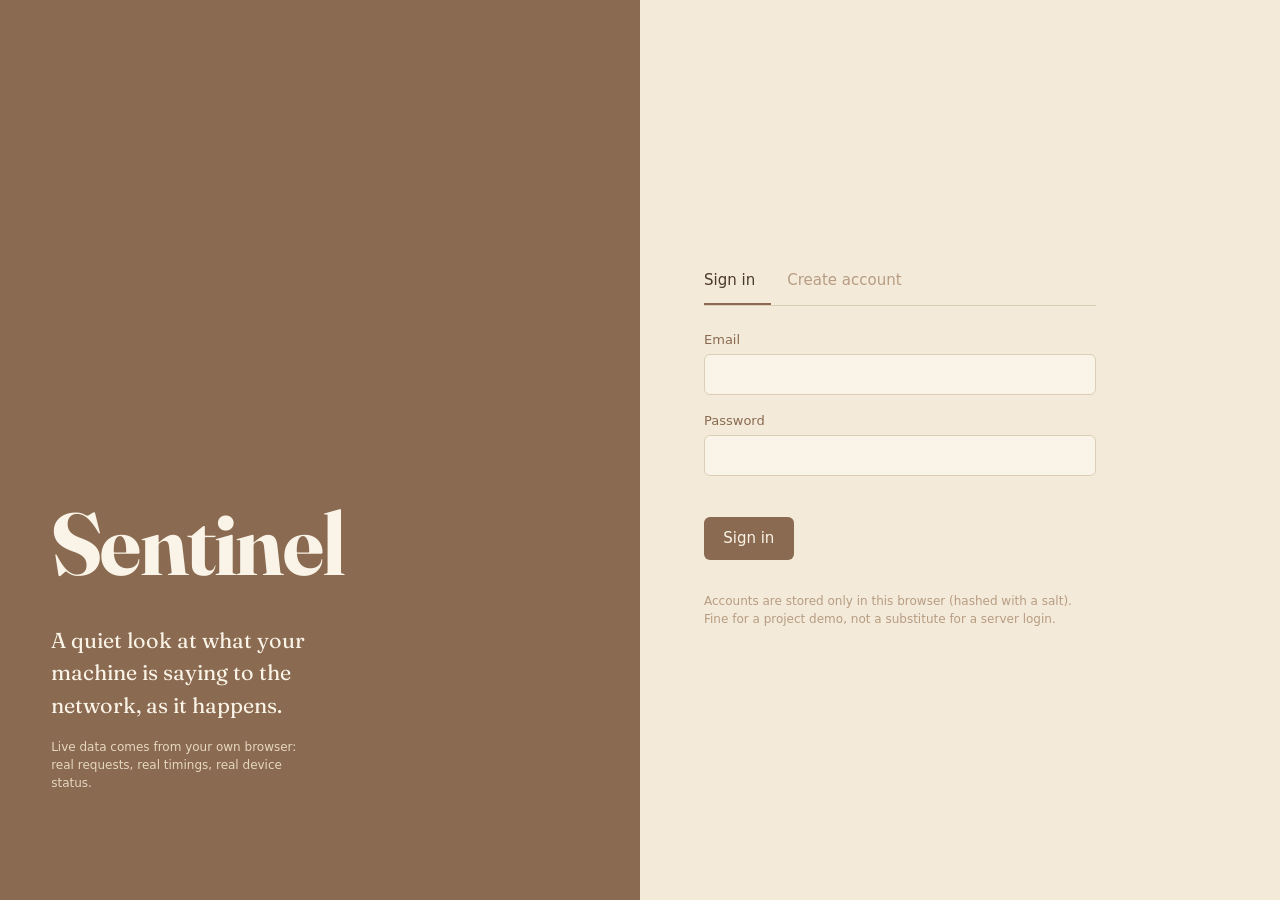
<file: index.html>
<!DOCTYPE html>
<html lang="en">
<head>
<meta charset="UTF-8">
<meta name="viewport" content="width=device-width, initial-scale=1">
<title>Sentinel — Network Watch</title>
<link rel="preconnect" href="https://fonts.googleapis.com">
<link href="https://fonts.googleapis.com/css2?family=Fraunces:opsz,wght@9..144,500;9..144,700&family=IBM+Plex+Mono:wght@400;500&display=swap" rel="stylesheet">
<link rel="stylesheet" href="styles.css">
</head>
<body>

<!-- AUTH -->
<main id="auth" class="auth hidden">
<section class="auth-art">
<h1>Sentinel</h1>
<p>A quiet look at what your machine is saying to the network, as it happens.</p>
<small>Live data comes from your own browser: real requests, real timings, real device status.</small>
</section>
<section class="auth-box">
<div class="seg"><button id="t-in" class="on" onclick="authMode('in')">Sign in</button><button id="t-up" onclick="authMode('up')">Create account</button></div>
<form id="f-in" onsubmit="signIn(event)">
<label>Email<input id="in-email" type="email" required autocomplete="email"></label>
<label>Password<input id="in-pass" type="password" required autocomplete="current-password"></label>
<p class="err" id="in-err"></p>
<button class="btn">Sign in</button>
</form>
<form id="f-up" class="hidden" onsubmit="signUp(event)">
<label>Full name<input id="up-name" required autocomplete="name"></label>
<label>Email<input id="up-email" type="email" required autocomplete="email"></label>
<label>Password <em>(8+ characters)</em><input id="up-pass" type="password" minlength="8" required autocomplete="new-password"></label>
<label>Confirm password<input id="up-pass2" type="password" required autocomplete="new-password"></label>
<p class="err" id="up-err"></p>
<button class="btn">Create account</button>
</form>
<p class="note">Accounts are stored only in this browser (hashed with a salt). Fine for a project demo, not a substitute for a server login.</p>
</section>
</main>

<!-- APP -->
<div id="app" class="hidden">
<header class="top">
<div class="brand">Sentinel<span id="live-dot" class="dot"></span></div>
<nav>
<button class="tab on" data-tab="overview">Overview</button>
<button class="tab" data-tab="traffic">Traffic</button>
<button class="tab" data-tab="engine">Detection</button>
<button class="tab" data-tab="rules">Rules</button>
<button class="tab" data-tab="response">Response</button>
</nav>
<div class="who"><span id="who"></span>
<button class="ghost" id="pause" onclick="toggle()">Pause</button>
<button class="ghost" onclick="signOut()">Sign out</button></div>
</header>

<main class="wrap">
<section id="v-overview" class="view">
<div class="kpis">
<div class="kpi"><span>Requests observed</span><b id="k-total">0</b></div>
<div class="kpi"><span>Normal</span><b id="k-n">0</b></div>
<div class="kpi"><span>Suspicious</span><b id="k-s" class="warn">0</b></div>
<div class="kpi"><span>Critical</span><b id="k-c" class="bad">0</b></div>
<div class="kpi"><span>Median latency</span><b id="k-lat">–</b></div>
</div>
<div class="grid2">
<div class="card"><h3>Anomaly score <small>last 60 requests</small></h3><canvas id="c-score" height="210"></canvas></div>
<div class="card"><h3>This machine</h3><dl id="vitals" class="vitals"></dl></div>
</div>
<div class="grid2">
<div class="card"><h3>Busiest hosts <small>by requests</small></h3><ul id="hosts" class="hosts"></ul></div>
<div class="card"><h3>Alerts</h3><div id="alerts" class="alerts"><p class="muted">Nothing flagged yet.</p></div></div>
</div>
<div class="card sim"><div><h3>Test the detector</h3><p class="muted">Adds clearly labelled simulated events, so you can see how rules and scoring react.</p></div>
<div><button class="ghost" onclick="inject('flood')">Request flood</button><button class="ghost" onclick="inject('exfil')">Large upload</button><button class="ghost" onclick="inject('beacon')">Beaconing</button></div></div>
</section>

<section id="v-traffic" class="view hidden">
<div class="card">
<div class="bar"><h3>Request log</h3>
<input id="q" placeholder="Filter by host or type" oninput="renderTable()">
<select id="sev" onchange="renderTable()"><option value="ALL">All</option><option value="HIGH">Critical</option><option value="SUSPICIOUS">Suspicious</option><option value="NORMAL">Normal</option></select></div>
<div class="scroll"><table><thead><tr><th>Time</th><th>Host</th><th>Type</th><th>Protocol</th><th>Bytes</th><th>Time (ms)</th><th>Score</th><th>Status</th><th></th></tr></thead><tbody id="tbody"></tbody></table></div>
</div>
</section>

<section id="v-engine" class="view hidden">
<div class="grid2">
<div class="card"><h3>Sensitivity</h3>
<p class="muted">Scores come from how far a request’s timing and size drift from the rolling average of the last 40 requests. A lower cutoff flags more, including false alarms.</p>
<div class="row"><span>Cutoff</span><b id="thr-v">0.65</b></div>
<input type="range" id="thr" min="0.3" max="0.95" step="0.05" value="0.65" oninput="setThr(this.value)">
<div class="row muted"><span>0.30 aggressive</span><span>0.95 strict</span></div>
<dl class="vitals"><dt>Baseline mean</dt><dd id="b-mean">–</dd><dt>Baseline spread</dt><dd id="b-sd">–</dd><dt>Samples</dt><dd id="b-n">0</dd></dl></div>
<div class="card">
<h3>Anomaly score distribution <small>live</small></h3>
<canvas id="c-sc" height="260"></canvas>
</div>sssssss
</section>

<section id="v-rules" class="view hidden">
<div class="grid2">
<div class="card"><h3>Add a rule</h3>
<form onsubmit="addRule(event)" class="stack">
<label>Name<input id="r-name" required></label>
<label>When<select id="r-field"><option value="dur">response time (ms)</option><option value="bytes">bytes transferred</option><option value="host">host contains</option></select></label>
<label>Value<input id="r-val" required></label>
<button class="btn">Save rule</button></form></div>
<div class="card"><h3>Active rules</h3><div class="scroll"><table><thead><tr><th>ID</th><th>Name</th><th>Condition</th><th></th></tr></thead><tbody id="rbody"></tbody></table></div></div>
</div>
</section>

<section id="v-response" class="view hidden">
<div class="card"><div class="bar"><h3>Blocked hosts</h3><button class="ghost" onclick="exportReport()">Export JSON</button></div>
<p class="muted">Sentinel can’t change your system. It writes the line you would add to your hosts file; run it yourself as administrator.</p>
<div class="scroll"><table><thead><tr><th>Host</th><th>Reason</th><th>Hosts-file entry</th><th></th></tr></thead><tbody id="qbody"><tr><td colspan="4" class="muted">No hosts blocked.</td></tr></tbody></table></div></div>
</section>
</main>

<dialog id="modal"><div id="modal-body"></div><button class="ghost" onclick="document.getElementById('modal').close()">Close</button></dialog>
</div>
<script src="app.js"></script>
</body>
</html>
</file>
<file: styles.css>
:root{--cream:#f3ead9;--paper:#faf4e8;--ink:#4a392c;--brown:#8a6a50;--fade:#b79c82;--line:#dccdb5;--ok:#6f8a5a;--warn:#b9863a;--bad:#a5503f}
*{box-sizing:border-box}
body{margin:0;background:var(--cream);color:var(--ink);font:15px/1.5 system-ui,-apple-system,"Segoe UI",sans-serif}
h1,h3,.brand{font-family:Fraunces,Georgia,serif;font-weight:700;margin:0}
.mono,b,td,dd,.dot+*{font-family:"IBM Plex Mono",ui-monospace,monospace}
.hidden{display:none!important}
.muted{color:var(--fade);font-size:13px;margin:.4rem 0}
small{color:var(--fade);font-weight:400;font-size:12px;margin-left:.4rem}
/* auth */
.auth{min-height:100vh;display:grid;grid-template-columns:1fr 1fr}
.auth-art{background:var(--brown);color:var(--paper);padding:12vh 8%;display:flex;flex-direction:column;justify-content:flex-end;gap:1rem}
.auth-art h1{font-size:clamp(3rem,7vw,5.5rem);letter-spacing:-.02em}
.auth-art p{font-family:Fraunces,serif;font-size:1.35rem;max-width:22ch;margin:0}
.auth-art small{color:#e6d7c0;margin:0;max-width:34ch}
.auth-box{padding:12vh 10%;max-width:520px;align-self:center;width:100%}
.seg{display:flex;border-bottom:1px solid var(--line);margin-bottom:1.5rem}
.seg button{background:none;border:0;padding:.6rem 1rem .7rem 0;margin-right:1rem;font:inherit;color:var(--fade);cursor:pointer;border-bottom:2px solid transparent}
.seg .on{color:var(--ink);border-color:var(--brown)}
label{display:block;font-size:13px;margin-bottom:1rem;color:var(--brown)}
label em{color:var(--fade);font-style:normal}
input,select{display:block;width:100%;margin-top:.3rem;padding:.6rem .7rem;background:var(--paper);border:1px solid var(--line);border-radius:6px;color:var(--ink);font:inherit}
input:focus,select:focus{outline:2px solid var(--fade);outline-offset:1px}
.btn{background:var(--brown);color:var(--paper);border:0;border-radius:6px;padding:.65rem 1.2rem;font:inherit;cursor:pointer}
.btn:hover{background:var(--ink)}
.ghost{background:none;border:1px solid var(--line);color:var(--ink);border-radius:6px;padding:.35rem .8rem;margin-left:.4rem;font:inherit;font-size:13px;cursor:pointer}
.ghost:hover{background:var(--paper);border-color:var(--fade)}
.err{color:var(--bad);min-height:1.2em;font-size:13px;margin:0 0 .6rem}
.note{font-size:12px;color:var(--fade);margin-top:2rem}
/* shell */
.top{display:flex;align-items:center;gap:2rem;padding:.8rem 2rem;border-bottom:1px solid var(--line);background:var(--paper);position:sticky;top:0;z-index:5;flex-wrap:wrap}
.brand{font-size:1.4rem;display:flex;align-items:center;gap:.5rem}
.dot{width:8px;height:8px;border-radius:50%;background:var(--ok)}
.dot.off{background:var(--fade)}
nav{display:flex;gap:.25rem;flex:1}
.tab{background:none;border:0;padding:.45rem .8rem;border-radius:6px;font:inherit;color:var(--brown);cursor:pointer}
.tab.on{background:var(--cream);color:var(--ink);box-shadow:inset 0 -2px 0 var(--brown)}
.who{font-size:13px;color:var(--brown)}
.wrap{max-width:1280px;margin:0 auto;padding:1.5rem 2rem 4rem}
.card{background:var(--paper);border:1px solid var(--line);border-radius:10px;padding:1.2rem 1.3rem;margin-bottom:1.2rem}
.card h3{font-size:1.05rem;margin-bottom:.8rem}
.grid2{display:grid;grid-template-columns:3fr 2fr;gap:1.2rem}
.grid2>.card{margin-bottom:0}.grid2{margin-bottom:1.2rem}
.kpis{display:flex;gap:2.5rem;padding:.5rem 0 1.5rem;border-bottom:1px solid var(--line);margin-bottom:1.5rem;flex-wrap:wrap}
.kpi span{display:block;font-size:12px;color:var(--fade);text-transform:uppercase;letter-spacing:.06em}
.kpi b{font-size:1.9rem;font-weight:500}
.warn{color:var(--warn)}.bad{color:var(--bad)}
.cv{position:relative;width:100%}
.cv canvas{position:absolute;inset:0;width:100%;height:100%}
.grid2>*,.card{min-width:0}
.card{overflow:hidden}
.vitals{display:grid;grid-template-columns:auto 1fr;gap:.35rem 1rem;margin:0;font-size:13px}
.vitals dt{color:var(--fade)}.vitals dd{margin:0;text-align:right}
.hosts{list-style:none;padding:0;margin:0}
.hosts li{display:flex;align-items:center;gap:.7rem;font-size:13px;padding:.25rem 0}
.hosts i{display:block;height:6px;background:var(--fade);border-radius:3px}
.hosts span{width:190px;overflow:hidden;text-overflow:ellipsis;white-space:nowrap;font-family:"IBM Plex Mono",monospace}
.alerts{max-height:230px;overflow:auto}
.alert{border-left:3px solid var(--bad);padding:.4rem .7rem;margin-bottom:.6rem;background:var(--cream);font-size:13px;border-radius:0 6px 6px 0}
.alert b{font-weight:500}.alert .ghost{margin:.3rem 0 0}
.sim{display:flex;justify-content:space-between;align-items:center;gap:1rem;flex-wrap:wrap}
.bar{display:flex;gap:.8rem;align-items:center;margin-bottom:.8rem}
.bar h3{margin:0;flex:1}.bar input{width:220px;margin:0}.bar select{width:130px;margin:0}
.scroll{overflow-x:auto}
table{width:100%;border-collapse:collapse;font-size:12.5px}
th{text-align:left;font-weight:500;color:var(--fade);font-size:11px;text-transform:uppercase;letter-spacing:.06em;padding:.5rem .6rem;border-bottom:1px solid var(--line)}
td{padding:.5rem .6rem;border-bottom:1px solid var(--line)}
tr:hover td{background:var(--cream)}
.tag{padding:.1rem .5rem;border-radius:99px;font-size:11px;border:1px solid}
.NORMAL{color:var(--ok)}.SUSPICIOUS{color:var(--warn)}.HIGH{color:var(--bad)}
.row{display:flex;justify-content:space-between;margin:.6rem 0}
input[type=range]{padding:0;accent-color:var(--brown)}
.stack{max-width:360px}
dialog{background:var(--paper);color:var(--ink);border:1px solid var(--line);border-radius:10px;max-width:560px;width:90%}
dialog::backdrop{background:rgba(74,57,44,.4)}
pre{background:var(--cream);padding:.8rem;border-radius:6px;overflow:auto;font-size:12px}
@media(max-width:800px){.auth{grid-template-columns:1fr}.auth-art{padding:3rem 2rem}.grid2{grid-template-columns:1fr}.top{padding:.8rem 1rem}.wrap{padding:1rem}}

#c-sc {
height: 260px !important;
max-height: 260px;
width: 100%;
display: block;
}

#c-sc {
height: 260px !important;
max-height: 260px;
}
</file>
